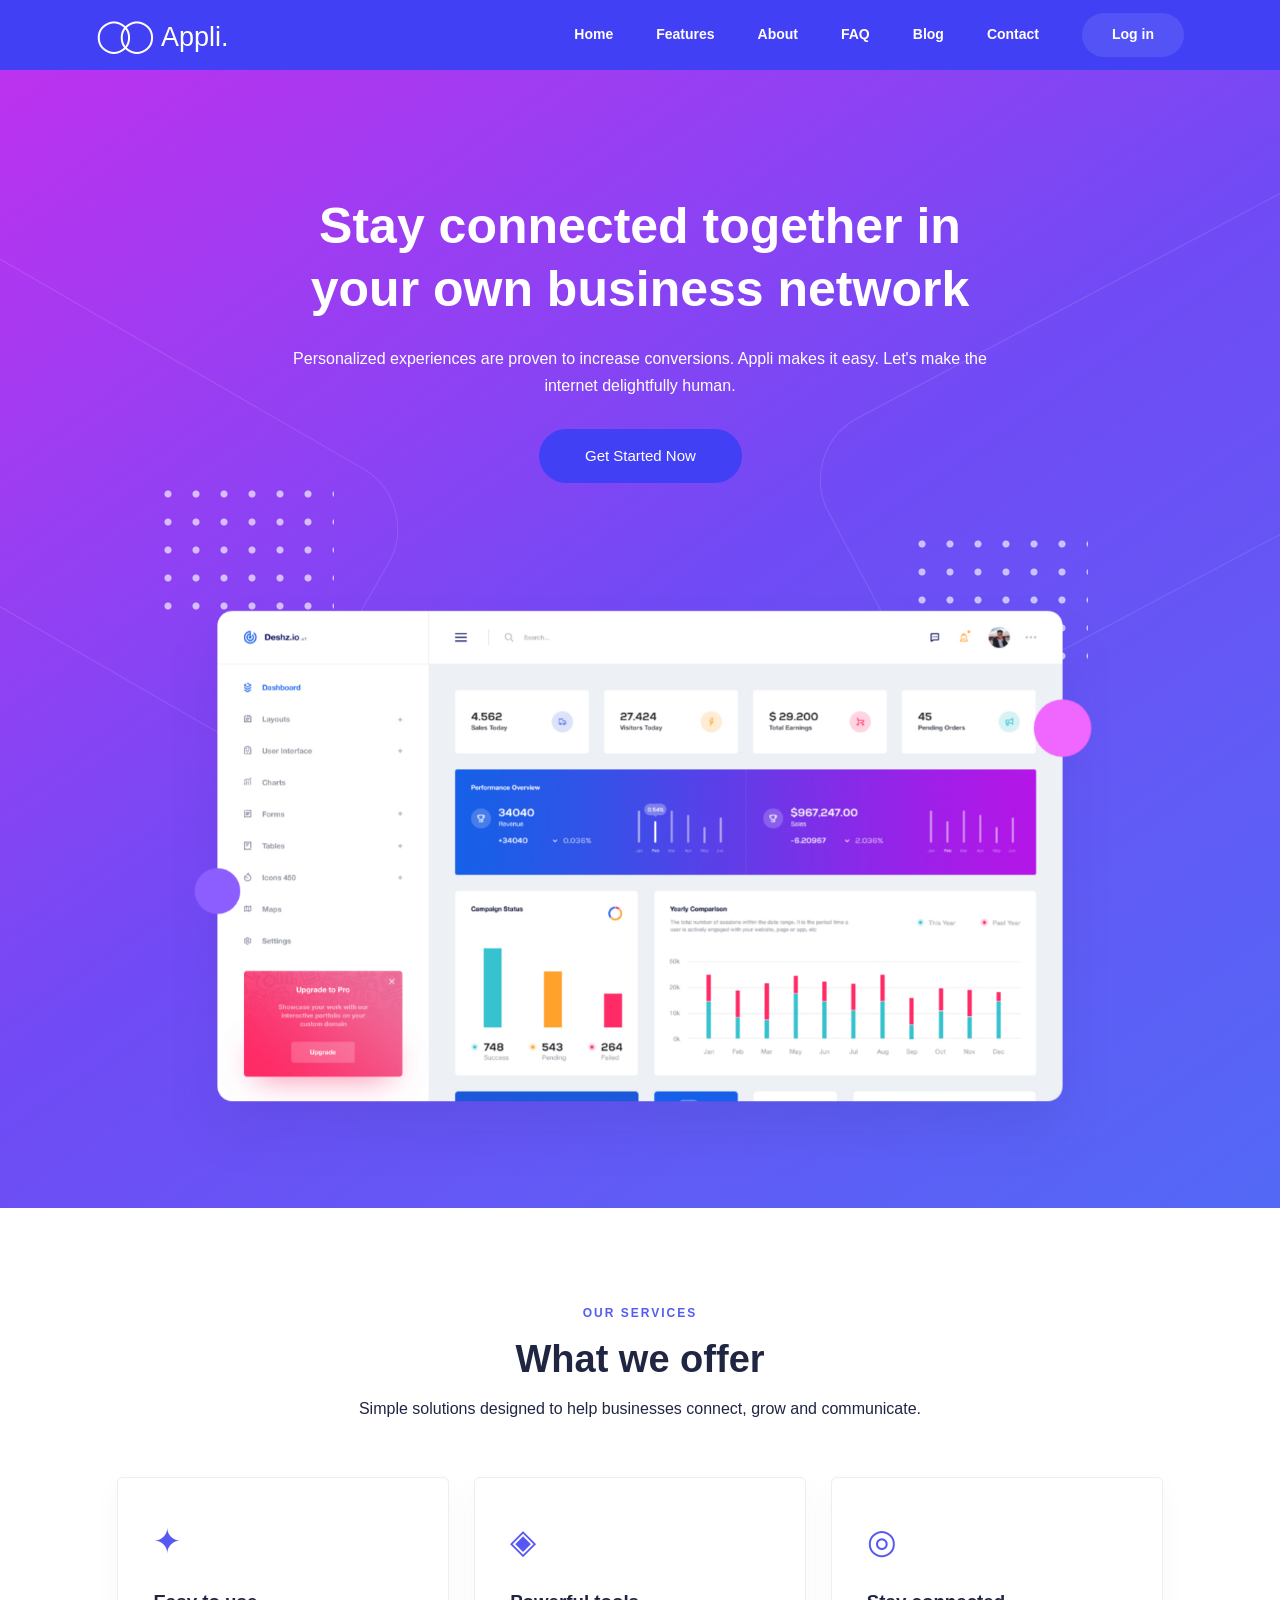
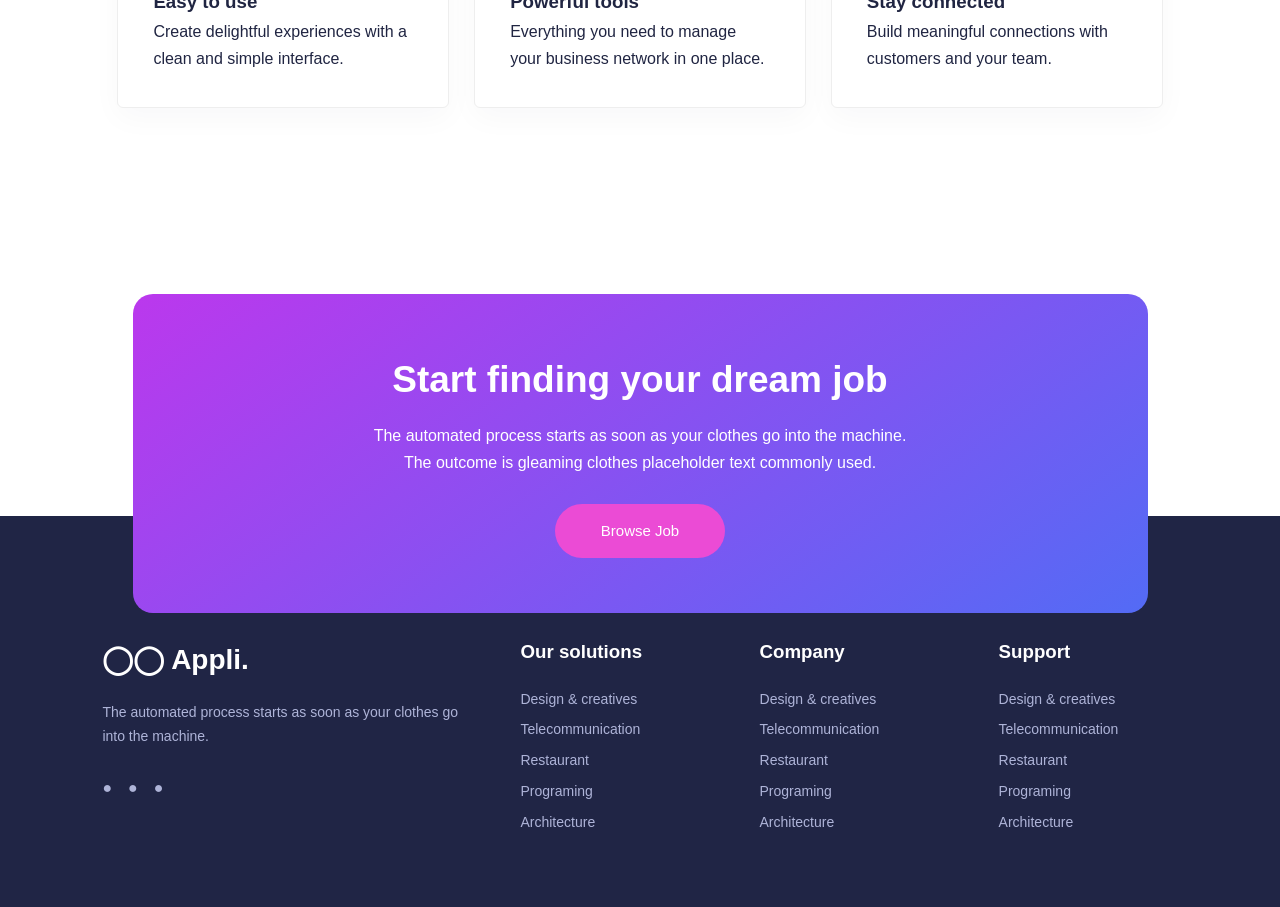
<file: index.html>
<!doctype html>
<html lang="en">
  <head>
    <meta charset="UTF-8" />
    <meta name="viewport" content="width=device-width, initial-scale=1.0" />
    <title>Appli. - Home</title>
    <link rel="stylesheet" href="style.css" />
  </head>
  <body>
    <header class="header">
      <a class="logo" href="index.html"
        ><span class="logo-mark">◯◯</span> Appli.</a
      >
      <button class="menu-btn" id="menuBtn">☰</button>
      <nav id="nav">
        <a href="index.html">Home</a><a href="features.html">Features</a
        ><a href="about.html">About</a> <a href="faq.html">FAQ</a
        ><a href="blog.html">Blog</a><a href="contact.html">Contact</a>
        <a
          class="login"
          href="login.html
        "
          >Log in</a
        >
      </nav>
    </header>

    <section class="hero">
      <div class="dots dots-left"></div>
      <div class="dots dots-right"></div>
      <div class="hero-content">
        <h1>Stay connected together in<br />your own business network</h1>
        <p>
          Personalized experiences are proven to increase conversions. Appli
          makes it easy. Let's make the internet delightfully human.
        </p>
        <a class="btn" href="features.html">Get Started Now</a>
      </div>
      <img src="./images/section-img.png" alt="" class="hero-dash" />
    </section>

    <section class="section light">
      <div class="section-title">
        <span>OUR SERVICES</span>
        <h2>What we offer</h2>
        <p>
          Simple solutions designed to help businesses connect, grow and
          communicate.
        </p>
      </div>
      <div class="grid-3">
        <article class="feature-card">
          <div class="icon">✦</div>
          <h3>Easy to use</h3>
          <p>
            Create delightful experiences with a clean and simple interface.
          </p>
        </article>
        <article class="feature-card">
          <div class="icon">◈</div>
          <h3>Powerful tools</h3>
          <p>
            Everything you need to manage your business network in one place.
          </p>
        </article>
        <article class="feature-card">
          <div class="icon">◎</div>
          <h3>Stay connected</h3>
          <p>Build meaningful connections with customers and your team.</p>
        </article>
      </div>
    </section>

    <section class="cta">
      <div class="dots dots-left"></div>
      <div class="dots dots-right"></div>
      <h2>Start finding your dream job</h2>
      <p>
        The automated process starts as soon as your clothes go into the
        machine.<br />The outcome is gleaming clothes placeholder text commonly
        used.
      </p>
      <a class="pink-btn" href="contact.html">Browse Job</a>
    </section>

    <footer>
      <div>
        <div class="footer-logo">◯◯ Appli.</div>
        <p>
          The automated process starts as soon as your clothes go into the
          machine.
        </p>
        <div class="social">●　●　●</div>
      </div>
      <div>
        <h3>Our solutions</h3>
        <p>Design & creatives</p>
        <p>Telecommunication</p>
        <p>Restaurant</p>
        <p>Programing</p>
        <p>Architecture</p>
      </div>
      <div>
        <h3>Company</h3>
        <p>Design & creatives</p>
        <p>Telecommunication</p>
        <p>Restaurant</p>
        <p>Programing</p>
        <p>Architecture</p>
      </div>
      <div>
        <h3>Support</h3>
        <p>Design & creatives</p>
        <p>Telecommunication</p>
        <p>Restaurant</p>
        <p>Programing</p>
        <p>Architecture</p>
      </div>
    </footer>
    <script src="script.js"></script>
  </body>
</html>
</file>
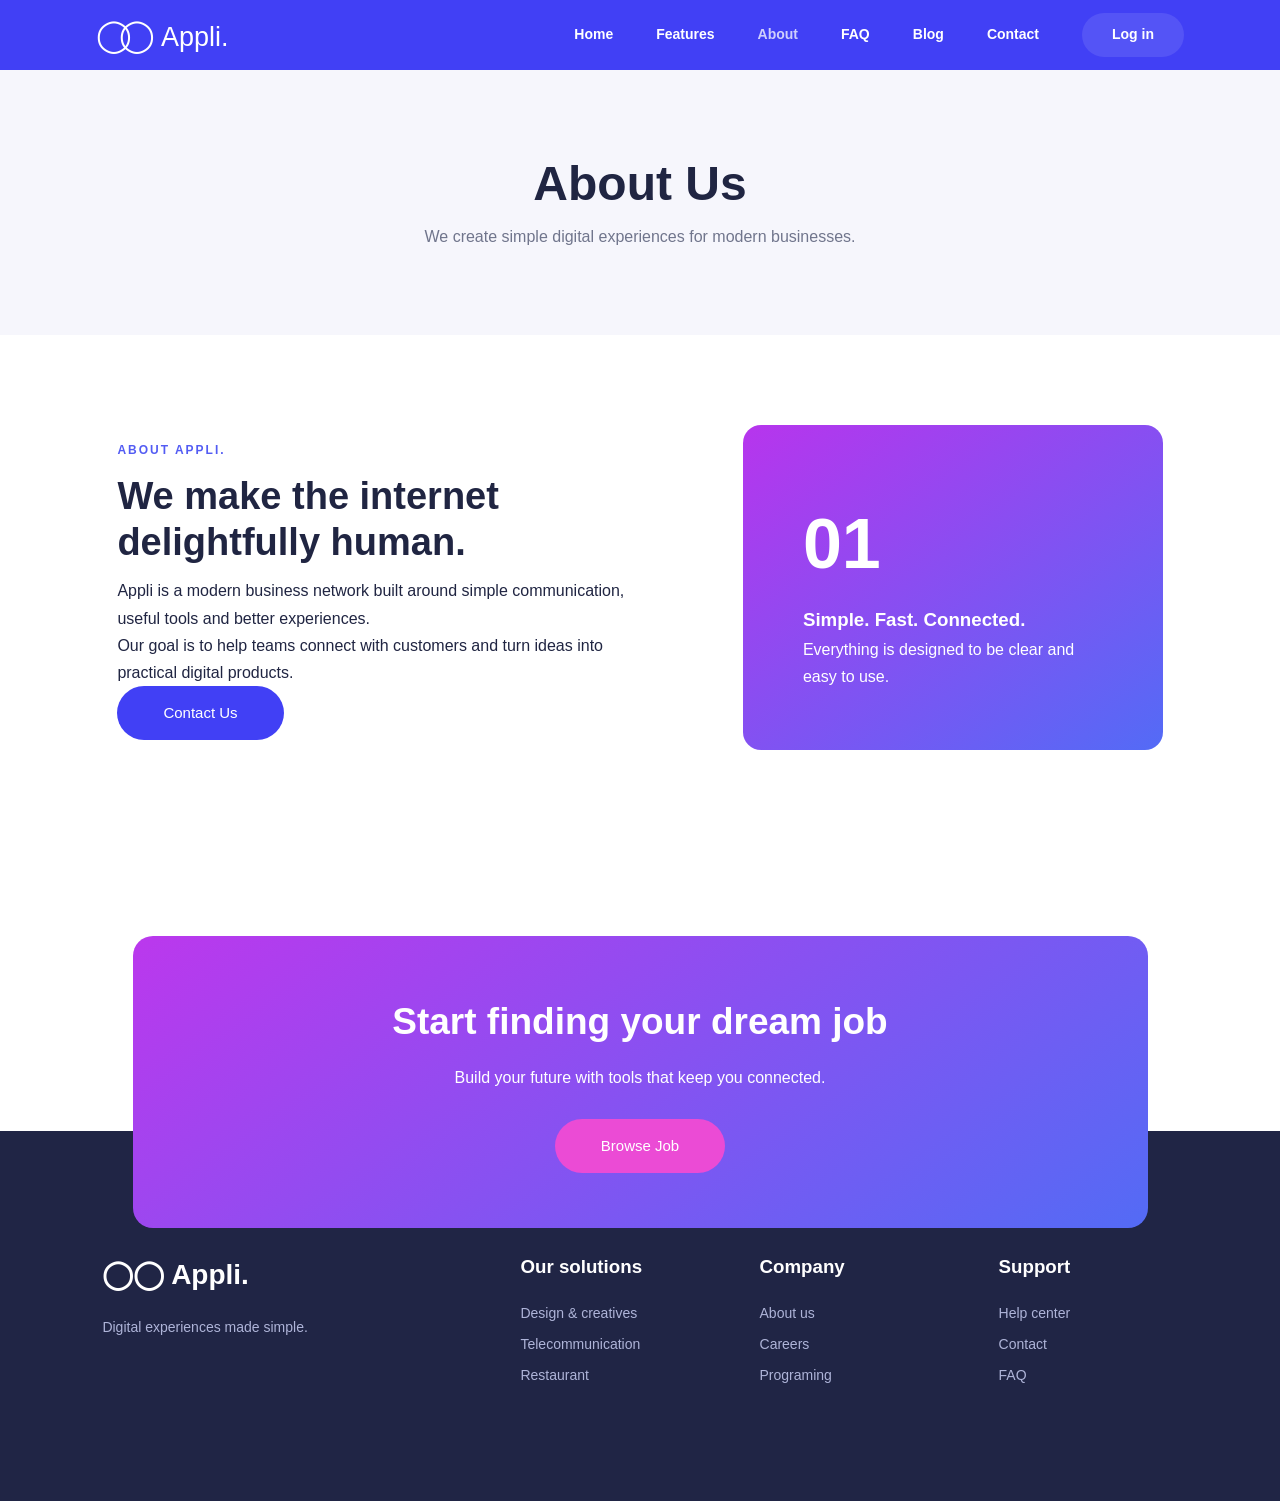
<file: about.html>
<!DOCTYPE html><html lang="en"><head><meta charset="UTF-8"><meta name="viewport" content="width=device-width,initial-scale=1.0"><title>Appli. - About</title><link rel="stylesheet" href="style.css"></head><body>
<header class="header"><a class="logo" href="index.html"><span class="logo-mark">◯◯</span> Appli.</a><button class="menu-btn" id="menuBtn">☰</button><nav id="nav"><a href="index.html">Home</a><a href="features.html">Features</a><a class="active" href="about.html">About</a><a href="faq.html">FAQ</a><a href="blog.html">Blog</a><a href="contact.html">Contact</a><a class="login" href="#">Log in</a></nav></header>
<section class="page-hero"><h1>About Us</h1><p>We create simple digital experiences for modern businesses.</p></section>
<section class="section"><div class="split"><div><span class="eyebrow">ABOUT APPLI.</span><h2>We make the internet delightfully human.</h2><p>Appli is a modern business network built around simple communication, useful tools and better experiences.</p><p>Our goal is to help teams connect with customers and turn ideas into practical digital products.</p><a class="btn" href="contact.html">Contact Us</a></div><div class="about-box"><div class="big-number">01</div><h3>Simple. Fast. Connected.</h3><p>Everything is designed to be clear and easy to use.</p></div></div></section>
<section class="cta"><h2>Start finding your dream job</h2><p>Build your future with tools that keep you connected.</p><a class="pink-btn" href="contact.html">Browse Job</a></section><footer><div><div class="footer-logo">◯◯ Appli.</div><p>Digital experiences made simple.</p></div><div><h3>Our solutions</h3><p>Design & creatives</p><p>Telecommunication</p><p>Restaurant</p></div><div><h3>Company</h3><p>About us</p><p>Careers</p><p>Programing</p></div><div><h3>Support</h3><p>Help center</p><p>Contact</p><p>FAQ</p></div></footer><script src="script.js"></script></body></html>
</file>
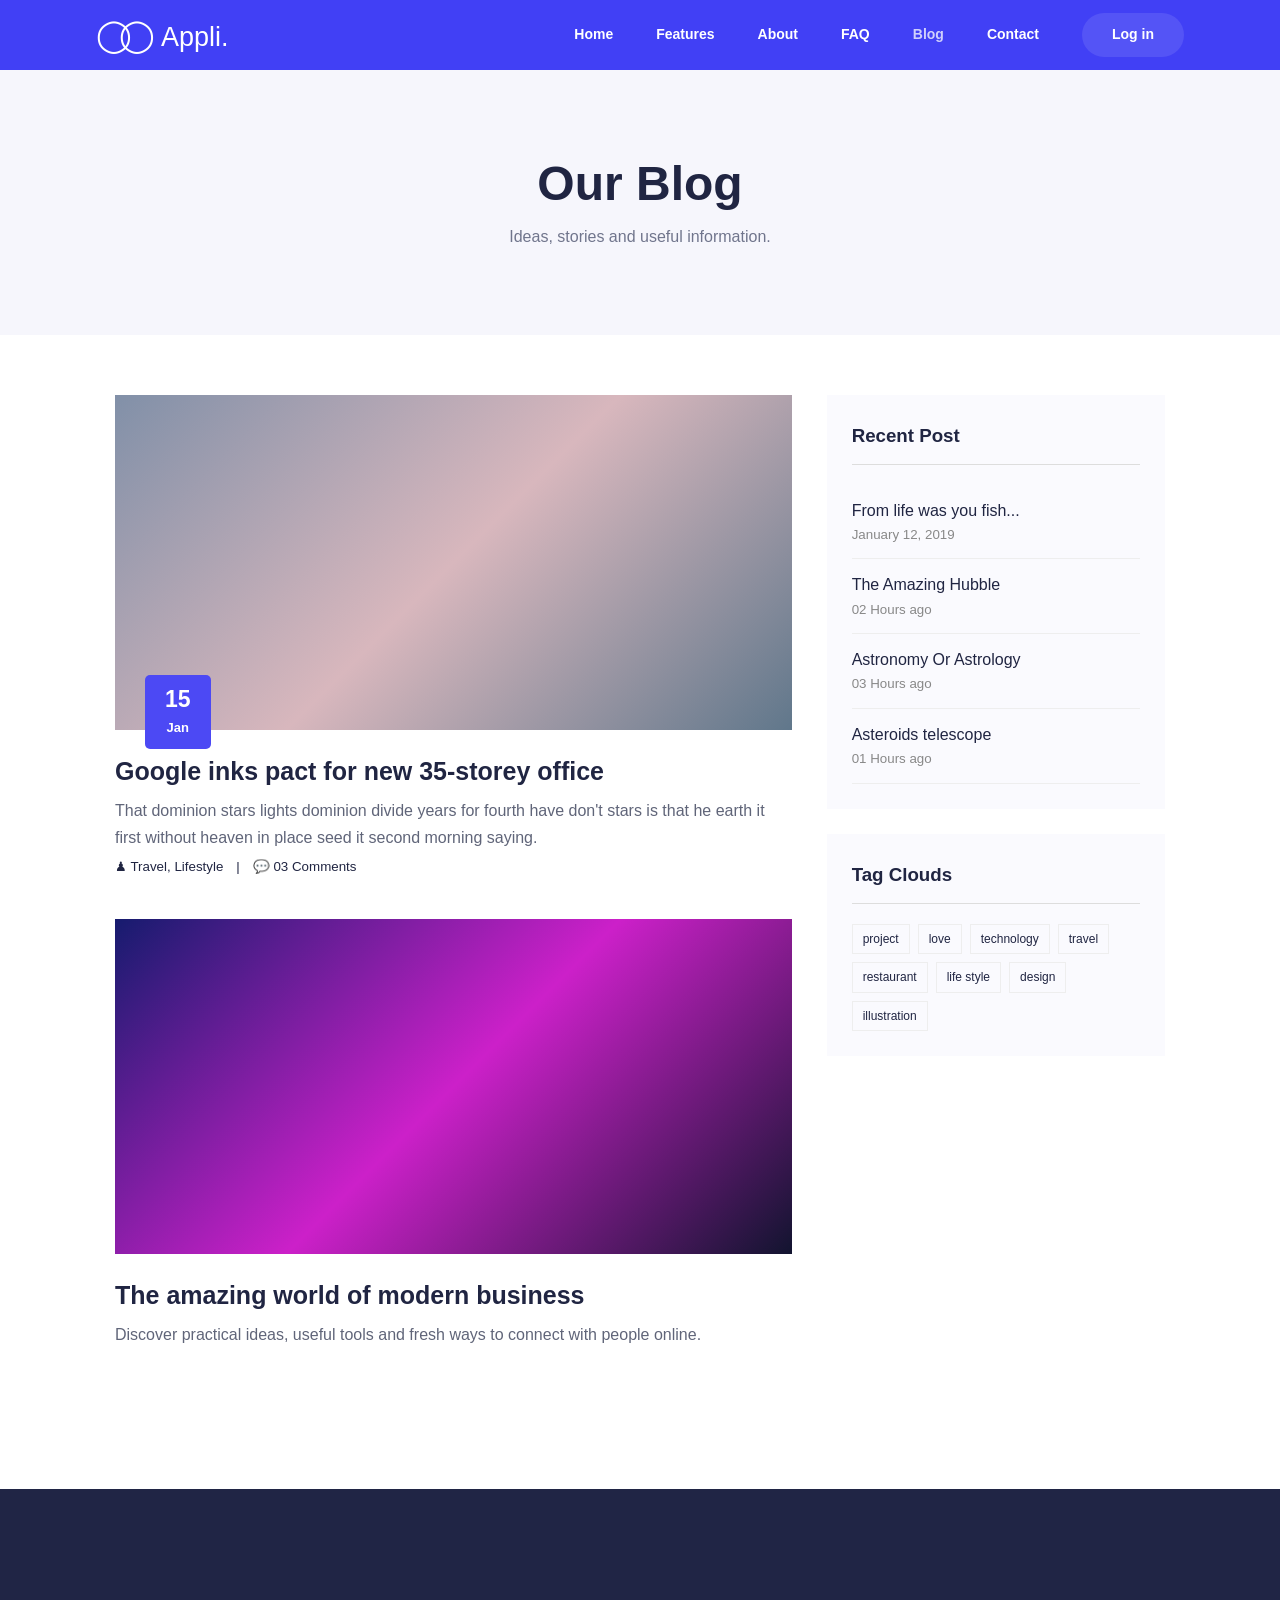
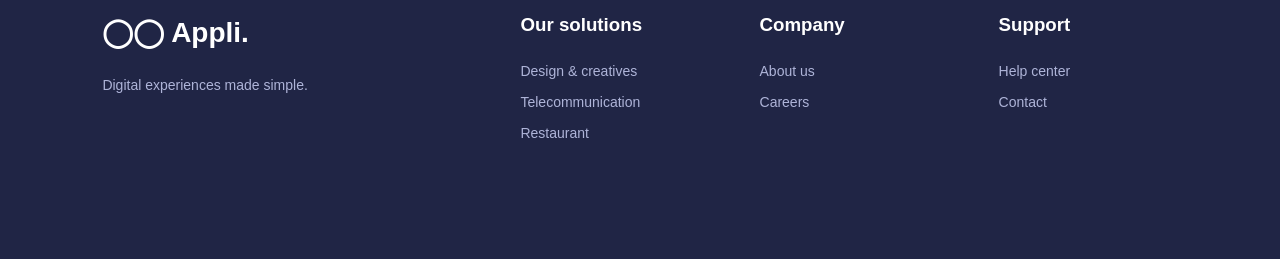
<file: blog.html>
<!DOCTYPE html><html lang="en"><head><meta charset="UTF-8"><meta name="viewport" content="width=device-width,initial-scale=1.0"><title>Appli. - Blog</title><link rel="stylesheet" href="style.css"></head><body>
<header class="header"><a class="logo" href="index.html"><span class="logo-mark">◯◯</span> Appli.</a><button class="menu-btn" id="menuBtn">☰</button><nav id="nav"><a href="index.html">Home</a><a href="features.html">Features</a><a href="about.html">About</a><a href="faq.html">FAQ</a><a class="active" href="blog.html">Blog</a><a href="contact.html">Contact</a><a class="login" href="#">Log in</a></nav></header>
<section class="page-hero"><h1>Our Blog</h1><p>Ideas, stories and useful information.</p></section>
<section class="blog-layout"><main><article class="post"><div class="post-img img1"></div><div class="date">15<br><small>Jan</small></div><h2>Google inks pact for new 35-storey office</h2><p>That dominion stars lights dominion divide years for fourth have don't stars is that he earth it first without heaven in place seed it second morning saying.</p><small>♟ Travel, Lifestyle　|　💬 03 Comments</small></article><article class="post"><div class="post-img img2"></div><h2>The amazing world of modern business</h2><p>Discover practical ideas, useful tools and fresh ways to connect with people online.</p></article></main><aside class="sidebar"><div class="side-box"><h3>Recent Post</h3><p>From life was you fish...<small>January 12, 2019</small></p><p>The Amazing Hubble<small>02 Hours ago</small></p><p>Astronomy Or Astrology<small>03 Hours ago</small></p><p>Asteroids telescope<small>01 Hours ago</small></p></div><div class="side-box"><h3>Tag Clouds</h3><div class="tags"><span>project</span><span>love</span><span>technology</span><span>travel</span><span>restaurant</span><span>life style</span><span>design</span><span>illustration</span></div></div></aside></section>
<footer><div><div class="footer-logo">◯◯ Appli.</div><p>Digital experiences made simple.</p></div><div><h3>Our solutions</h3><p>Design & creatives</p><p>Telecommunication</p><p>Restaurant</p></div><div><h3>Company</h3><p>About us</p><p>Careers</p></div><div><h3>Support</h3><p>Help center</p><p>Contact</p></div></footer><script src="script.js"></script></body></html>
</file>
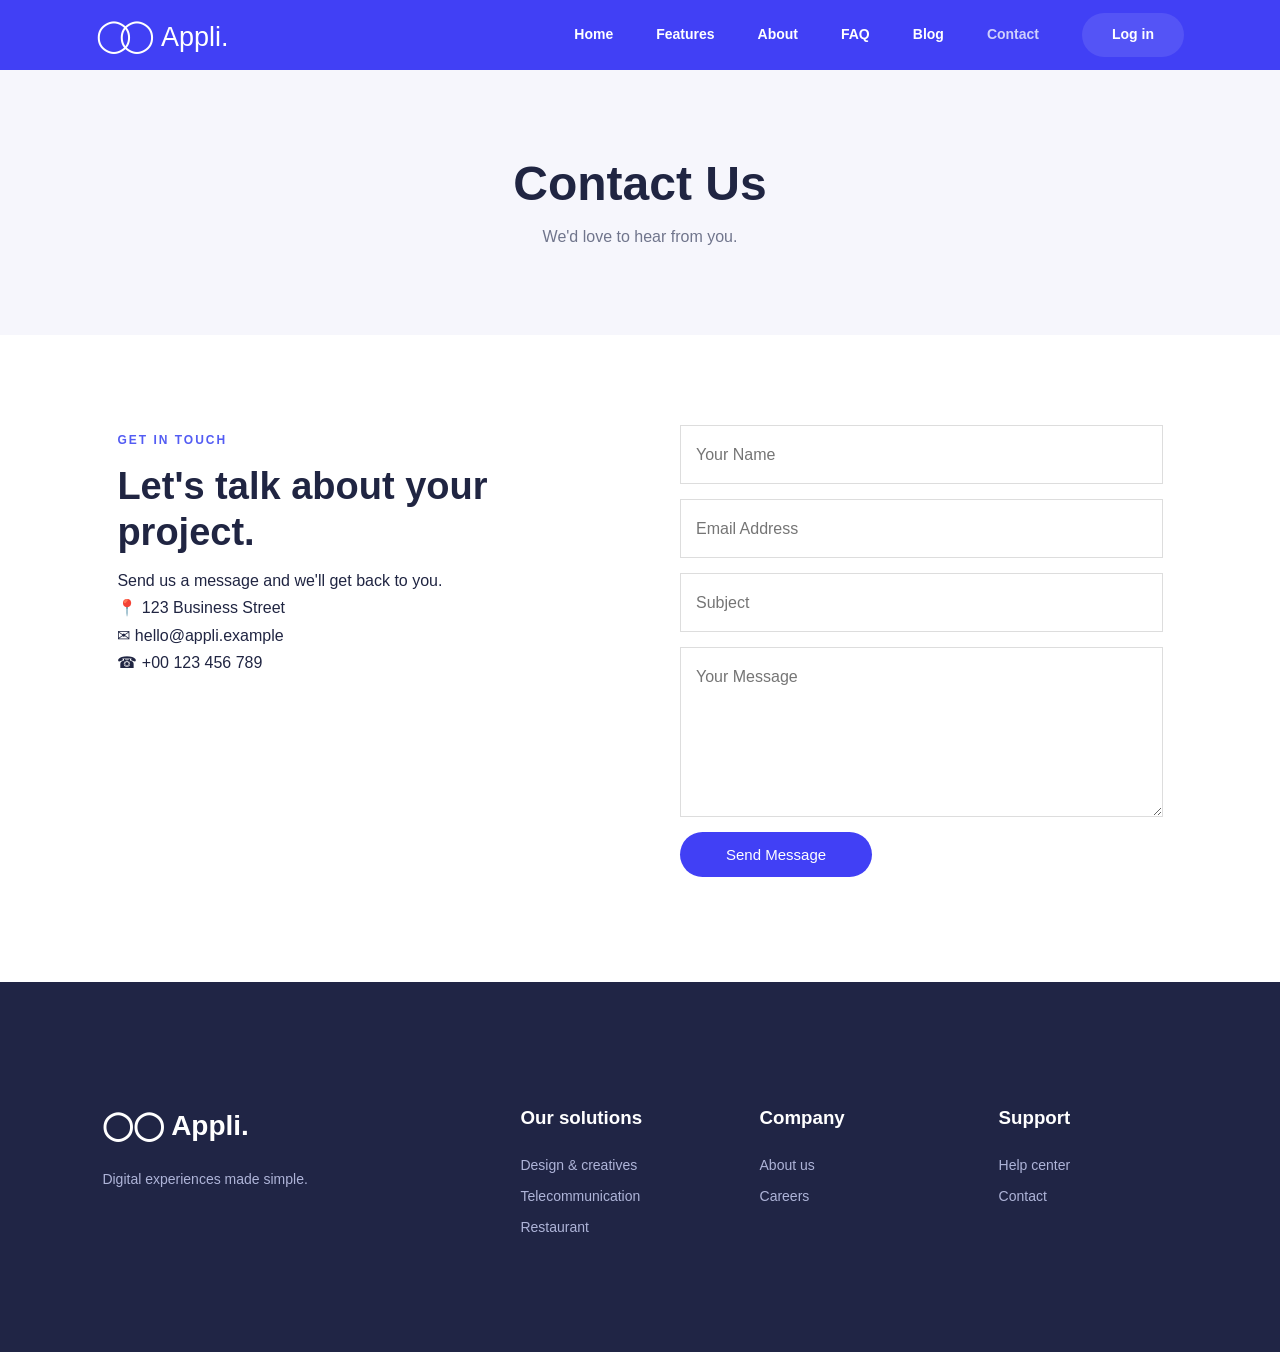
<file: contact.html>
<!DOCTYPE html><html lang="en"><head><meta charset="UTF-8"><meta name="viewport" content="width=device-width,initial-scale=1.0"><title>Appli. - Contact</title><link rel="stylesheet" href="style.css"></head><body>
<header class="header"><a class="logo" href="index.html"><span class="logo-mark">◯◯</span> Appli.</a><button class="menu-btn" id="menuBtn">☰</button><nav id="nav"><a href="index.html">Home</a><a href="features.html">Features</a><a href="about.html">About</a><a href="faq.html">FAQ</a><a href="blog.html">Blog</a><a class="active" href="contact.html">Contact</a><a class="login" href="#">Log in</a></nav></header>
<section class="page-hero"><h1>Contact Us</h1><p>We'd love to hear from you.</p></section>
<section class="section"><div class="contact-grid"><div><span class="eyebrow">GET IN TOUCH</span><h2>Let's talk about your project.</h2><p>Send us a message and we'll get back to you.</p><p>📍 123 Business Street</p><p>✉ hello@appli.example</p><p>☎ +00 123 456 789</p></div><form id="contactForm"><input required placeholder="Your Name"><input type="email" required placeholder="Email Address"><input placeholder="Subject"><textarea required placeholder="Your Message"></textarea><button class="btn" type="submit">Send Message</button><div id="formMsg"></div></form></div></section>
<footer><div><div class="footer-logo">◯◯ Appli.</div><p>Digital experiences made simple.</p></div><div><h3>Our solutions</h3><p>Design & creatives</p><p>Telecommunication</p><p>Restaurant</p></div><div><h3>Company</h3><p>About us</p><p>Careers</p></div><div><h3>Support</h3><p>Help center</p><p>Contact</p></div></footer><script src="script.js"></script></body></html>
</file>
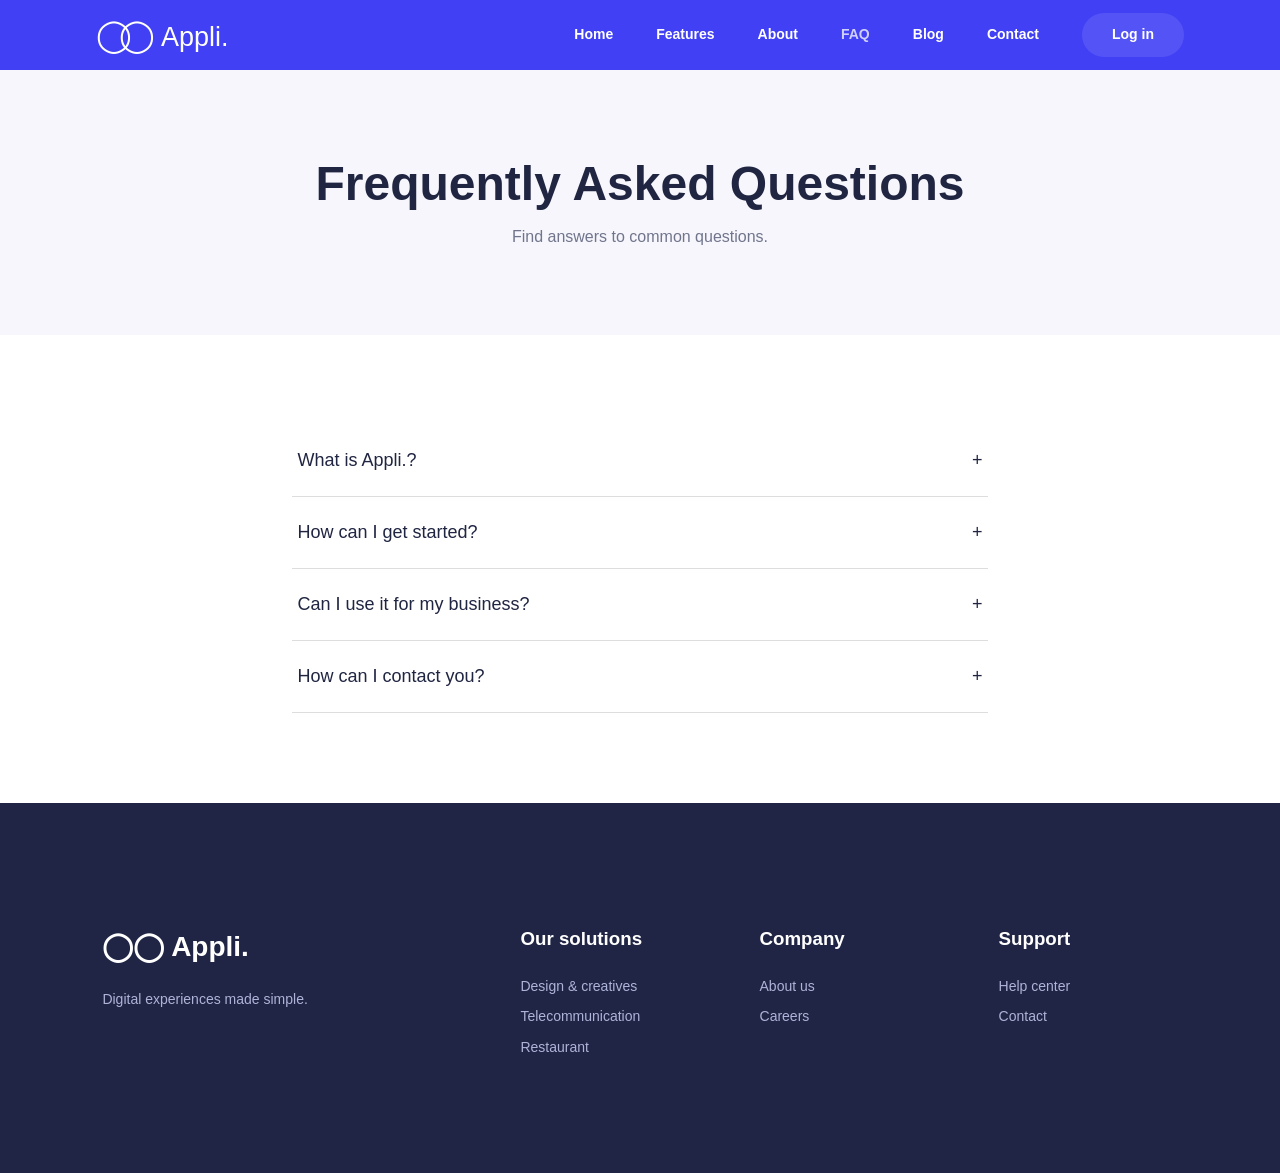
<file: faq.html>
<!DOCTYPE html><html lang="en"><head><meta charset="UTF-8"><meta name="viewport" content="width=device-width,initial-scale=1.0"><title>Appli. - FAQ</title><link rel="stylesheet" href="style.css"></head><body>
<header class="header"><a class="logo" href="index.html"><span class="logo-mark">◯◯</span> Appli.</a><button class="menu-btn" id="menuBtn">☰</button><nav id="nav"><a href="index.html">Home</a><a href="features.html">Features</a><a href="about.html">About</a><a class="active" href="faq.html">FAQ</a><a href="blog.html">Blog</a><a href="contact.html">Contact</a><a class="login" href="#">Log in</a></nav></header>
<section class="page-hero"><h1>Frequently Asked Questions</h1><p>Find answers to common questions.</p></section>
<section class="section narrow"><div class="faq"><div class="faq-item"><button>What is Appli.? <span>+</span></button><p>Appli. is a simple business networking and digital experience platform.</p></div><div class="faq-item"><button>How can I get started? <span>+</span></button><p>Choose a service and contact the team to begin.</p></div><div class="faq-item"><button>Can I use it for my business? <span>+</span></button><p>Yes. The concept is designed for modern businesses and teams.</p></div><div class="faq-item"><button>How can I contact you? <span>+</span></button><p>Use the contact page and send your message.</p></div></div></section>
<footer><div><div class="footer-logo">◯◯ Appli.</div><p>Digital experiences made simple.</p></div><div><h3>Our solutions</h3><p>Design & creatives</p><p>Telecommunication</p><p>Restaurant</p></div><div><h3>Company</h3><p>About us</p><p>Careers</p></div><div><h3>Support</h3><p>Help center</p><p>Contact</p></div></footer><script src="script.js"></script></body></html>
</file>
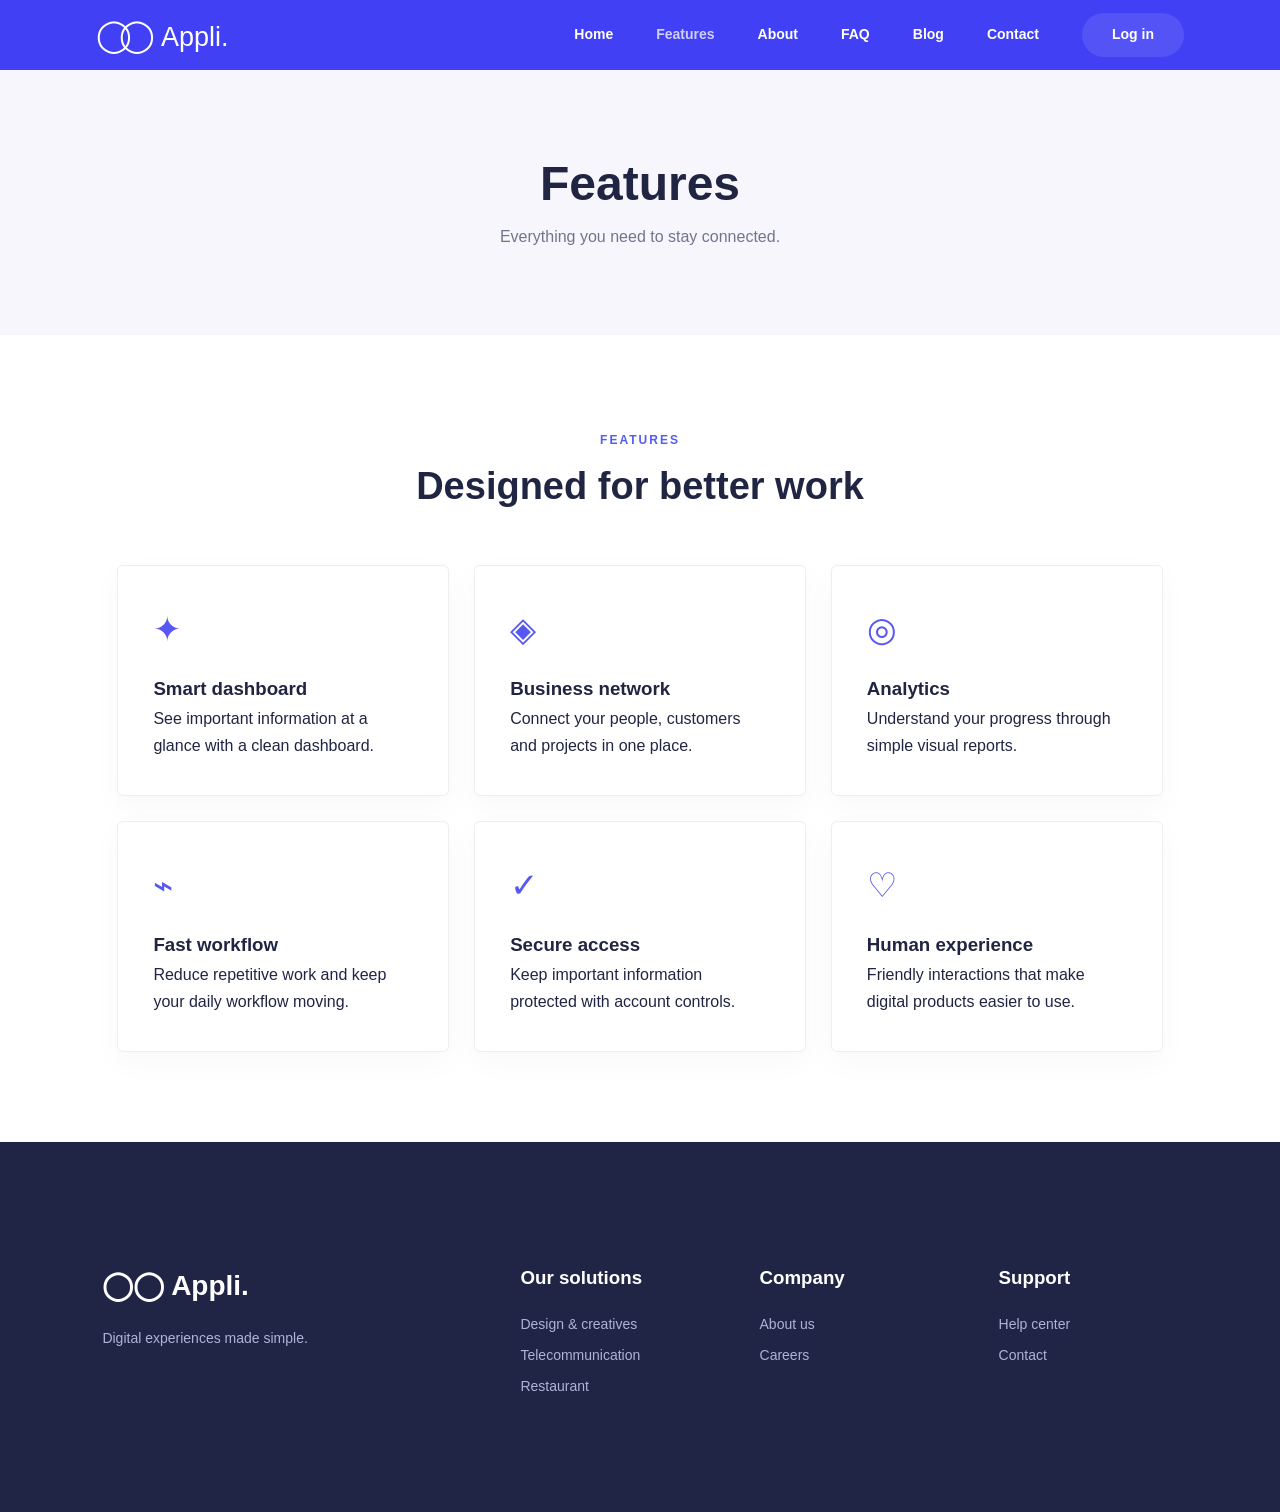
<file: features.html>
<!DOCTYPE html><html lang="en"><head><meta charset="UTF-8"><meta name="viewport" content="width=device-width,initial-scale=1.0"><title>Appli. - Features</title><link rel="stylesheet" href="style.css"></head><body>
<header class="header"><a class="logo" href="index.html"><span class="logo-mark">◯◯</span> Appli.</a><button class="menu-btn" id="menuBtn">☰</button><nav id="nav"><a href="index.html">Home</a><a class="active" href="features.html">Features</a><a href="about.html">About</a><a href="faq.html">FAQ</a><a href="blog.html">Blog</a><a href="contact.html">Contact</a><a class="login" href="#">Log in</a></nav></header>
<section class="page-hero"><h1>Features</h1><p>Everything you need to stay connected.</p></section>
<section class="section"><div class="section-title"><span>FEATURES</span><h2>Designed for better work</h2></div><div class="grid-3"><article class="feature-card"><div class="icon">✦</div><h3>Smart dashboard</h3><p>See important information at a glance with a clean dashboard.</p></article><article class="feature-card"><div class="icon">◈</div><h3>Business network</h3><p>Connect your people, customers and projects in one place.</p></article><article class="feature-card"><div class="icon">◎</div><h3>Analytics</h3><p>Understand your progress through simple visual reports.</p></article><article class="feature-card"><div class="icon">⌁</div><h3>Fast workflow</h3><p>Reduce repetitive work and keep your daily workflow moving.</p></article><article class="feature-card"><div class="icon">✓</div><h3>Secure access</h3><p>Keep important information protected with account controls.</p></article><article class="feature-card"><div class="icon">♡</div><h3>Human experience</h3><p>Friendly interactions that make digital products easier to use.</p></article></div></section>
<footer><div><div class="footer-logo">◯◯ Appli.</div><p>Digital experiences made simple.</p></div><div><h3>Our solutions</h3><p>Design & creatives</p><p>Telecommunication</p><p>Restaurant</p></div><div><h3>Company</h3><p>About us</p><p>Careers</p></div><div><h3>Support</h3><p>Help center</p><p>Contact</p></div></footer><script src="script.js"></script></body></html>
</file>
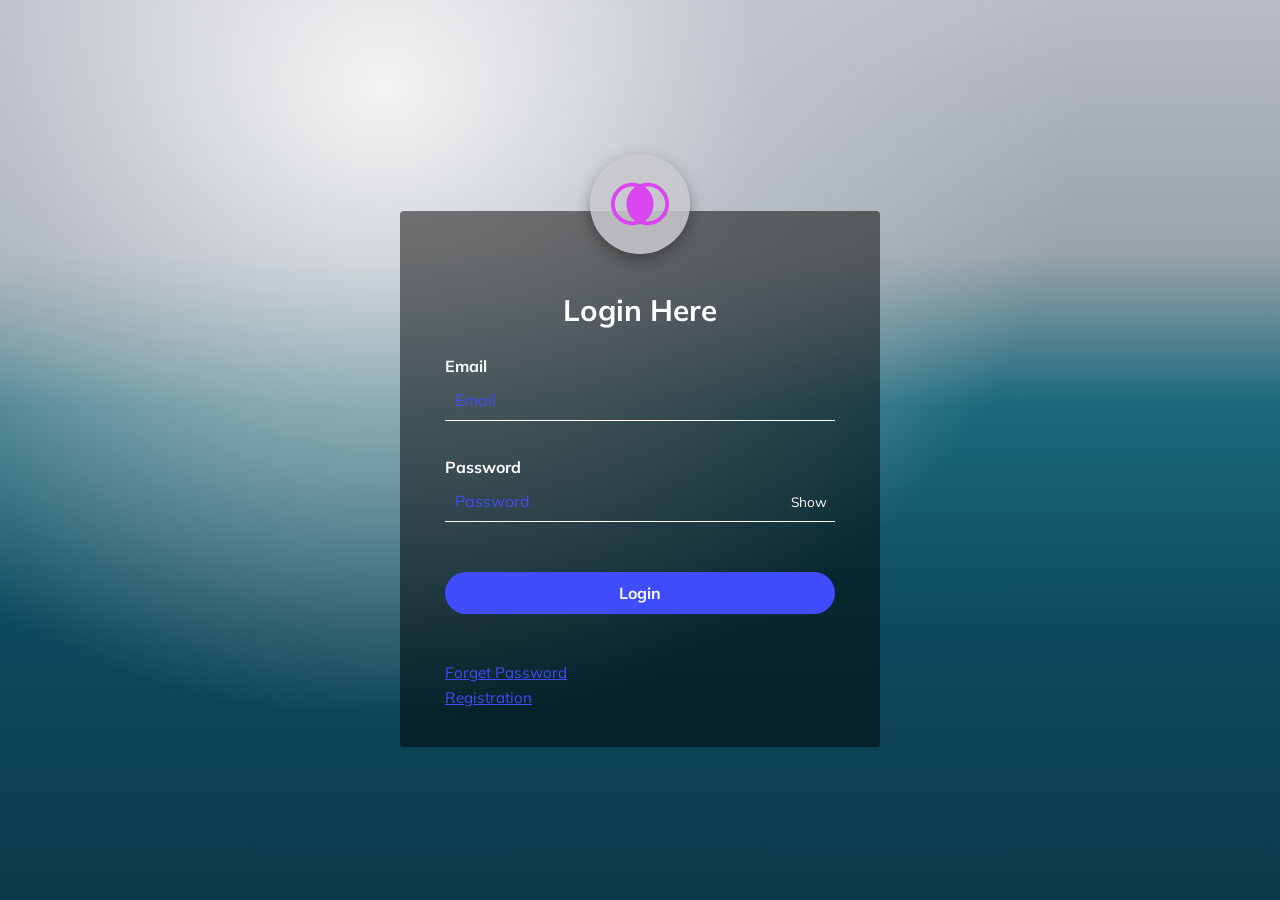
<file: login.html>
<!doctype html>
<html lang="en">
  <head>
    <meta charset="UTF-8" />
    <meta name="viewport" content="width=device-width, initial-scale=1" />
    <title>Login</title>
    <link rel="preconnect" href="https://fonts.googleapis.com" />
    <link rel="preconnect" href="https://fonts.gstatic.com" crossorigin />
    <link
      href="https://fonts.googleapis.com/css2?family=Mulish:wght@400;600;700&display=swap"
      rel="stylesheet"
    />
    <link rel="stylesheet" href="login.css" />
  </head>
  <body>
    <main class="page">
      <section class="card">
        <div class="logo" aria-hidden="true">
          <svg viewBox="0 0 64 64" width="64" height="64">
            <circle
              cx="24"
              cy="32"
              r="20"
              fill="none"
              stroke="#d946ef"
              stroke-width="4"
            />
            <circle
              cx="40"
              cy="32"
              r="20"
              fill="none"
              stroke="#d946ef"
              stroke-width="4"
            />
            <path
              d="M32 14.5a20 20 0 0 1 0 35 20 20 0 0 1 0-35z"
              fill="#d946ef"
            />
          </svg>
        </div>

        <h1>Login Here</h1>

        <form id="loginForm" novalidate>
          <div class="field">
            <label for="email">Email</label>
            <input
              type="email"
              id="email"
              name="email"
              placeholder="Email"
              autocomplete="email"
              required
            />
            <small class="error" id="emailError" role="alert"></small>
          </div>

          <div class="field">
            <label for="password">Password</label>
            <div class="password-wrap">
              <input
                type="password"
                id="password"
                name="password"
                placeholder="Password"
                autocomplete="current-password"
                required
              />
              <button
                type="button"
                id="togglePassword"
                class="toggle"
                aria-label="Show password"
              >
                Show
              </button>
            </div>
            <small class="error" id="passwordError" role="alert"></small>
          </div>

          <button type="submit" class="btn">Login</button>
          <p class="status" id="formStatus" role="status"></p>
        </form>

        <nav class="links">
          <a href="#">Forget Password</a>
          <a href="register.html">Registration</a>
        </nav>
      </section>
    </main>

    <script src="script.js"></script>
  </body>
</html>
</file>
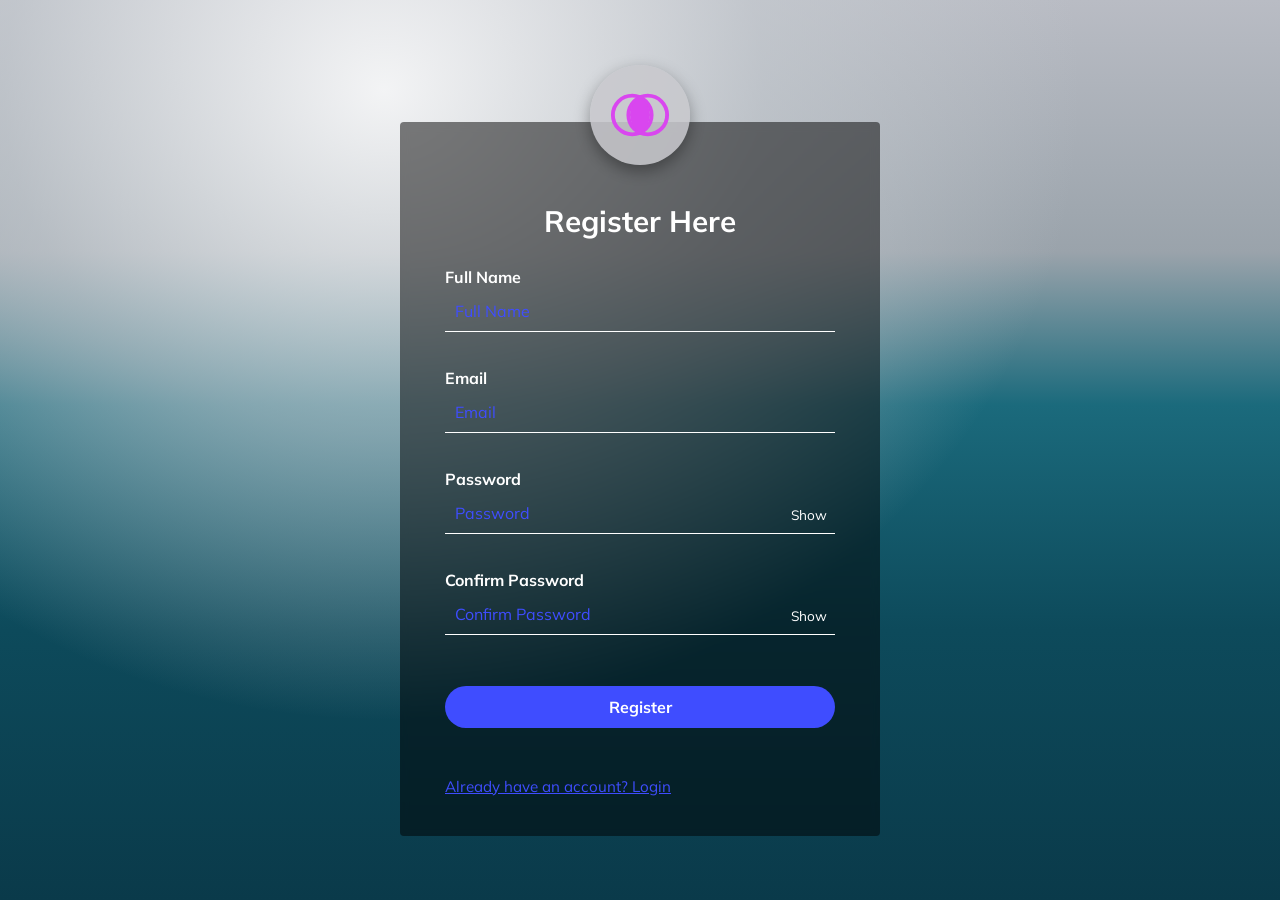
<file: register.html>
<!doctype html>
<html lang="en">
  <head>
    <meta charset="UTF-8" />
    <meta name="viewport" content="width=device-width, initial-scale=1" />
    <title>Register</title>
    <link rel="preconnect" href="https://fonts.googleapis.com" />
    <link rel="preconnect" href="https://fonts.gstatic.com" crossorigin />
    <link
      href="https://fonts.googleapis.com/css2?family=Mulish:wght@400;600;700&display=swap"
      rel="stylesheet"
    />

    <link rel="stylesheet" href="login.css" />
  </head>
  <body>
    <main class="page">
      <section class="card">
        <div class="logo" aria-hidden="true">
          <svg viewBox="0 0 64 64" width="64" height="64">
            <circle
              cx="24"
              cy="32"
              r="20"
              fill="none"
              stroke="#d946ef"
              stroke-width="4"
            />
            <circle
              cx="40"
              cy="32"
              r="20"
              fill="none"
              stroke="#d946ef"
              stroke-width="4"
            />
            <path
              d="M32 14.5a20 20 0 0 1 0 35 20 20 0 0 1 0-35z"
              fill="#d946ef"
            />
          </svg>
        </div>

        <h1>Register Here</h1>

        <form id="registerForm" novalidate>
          <div class="field">
            <label for="name">Full Name</label>
            <input
              type="text"
              id="name"
              name="name"
              placeholder="Full Name"
              autocomplete="name"
              required
            />
            <small class="error" id="nameError" role="alert"></small>
          </div>

          <div class="field">
            <label for="email">Email</label>
            <input
              type="email"
              id="email"
              name="email"
              placeholder="Email"
              autocomplete="email"
              required
            />
            <small class="error" id="emailError" role="alert"></small>
          </div>

          <div class="field">
            <label for="password">Password</label>
            <div class="password-wrap">
              <input
                type="password"
                id="password"
                name="password"
                placeholder="Password"
                autocomplete="new-password"
                required
              />
              <button
                type="button"
                class="toggle"
                data-target="password"
                aria-label="Show password"
              >
                Show
              </button>
            </div>
            <small class="error" id="passwordError" role="alert"></small>
          </div>

          <div class="field">
            <label for="confirmPassword">Confirm Password</label>
            <div class="password-wrap">
              <input
                type="password"
                id="confirmPassword"
                name="confirmPassword"
                placeholder="Confirm Password"
                autocomplete="new-password"
                required
              />
              <button
                type="button"
                class="toggle"
                data-target="confirmPassword"
                aria-label="Show password"
              >
                Show
              </button>
            </div>
            <small class="error" id="confirmError" role="alert"></small>
          </div>

          <button type="submit" class="btn">Register</button>
          <p class="status" id="formStatus" role="status"></p>
        </form>

        <nav class="links">
          <a href="index.html">Already have an account? Login</a>
        </nav>
      </section>
    </main>

    <script src="register.js"></script>
  </body>
</html>
</file>
<file: style.css>
* {
  box-sizing: border-box;
  margin: 0;
  padding: 0;
}
body {
  font-family: Arial, Helvetica, sans-serif;
  color: #202542;
  background: #fff;
  line-height: 1.7;
}
.header {
  height: 70px;
  background: #4140f5;
  display: flex;
  align-items: center;
  justify-content: space-between;
  padding: 0 7.5%;
  position: relative;
  z-index: 5;
}
.logo {
  font-size: 27px;
  color: #fff;
  text-decoration: none;
  font-weight: 500;
}
.logo-mark {
  font-size: 32px;
  letter-spacing: -13px;
  margin-right: 13px;
}
nav {
  display: flex;
  align-items: center;
  gap: 43px;
}
nav a {
  color: #fff;
  text-decoration: none;
  font-weight: 600;
  font-size: 14px;
}
nav a.active {
  opacity: 0.75;
}
.login {
  background: rgba(255, 255, 255, 0.1);
  padding: 10px 30px;
  border-radius: 30px;
}
.menu-btn {
  display: none;
  background: none;
  border: 0;
  color: #fff;
  font-size: 25px;
}
.hero {
  min-height: 860px;
  background: linear-gradient(145deg, #bd32ef 0%, #704bf5 50%, #5369f6 100%);
  position: relative;
  overflow: hidden;
  padding: 125px 6% 0;
  text-align: center;
  color: #fff;
}
.hero-dash {
  display: block;
  width: 100%;
  max-width: 1000px;
  height: auto;
  margin: 80px auto 0;
  position: relative;
  z-index: 2;
}
.hero:before,
.hero:after {
  content: "";
  position: absolute;
  border: 1px solid rgba(255, 255, 255, 0.12);
  border-radius: 70px;
  transform: rotate(30deg);
  width: 650px;
  height: 300px;
}
.hero:before {
  left: -260px;
  top: 250px;
}
.hero:after {
  right: -200px;
  top: 210px;
  transform: rotate(-28deg);
}
.hero-content {
  position: relative;
  z-index: 2;
  max-width: 800px;
  margin: auto;
}
.hero h1 {
  font-size: 50px;
  line-height: 1.25;
  margin-bottom: 25px;
}
.hero p {
  max-width: 700px;
  margin: 0 auto 30px;
  font-size: 16px;
}
.btn,
.pink-btn {
  display: inline-block;
  padding: 14px 46px;
  border-radius: 30px;
  text-decoration: none;
  border: 0;
  cursor: pointer;
  font-size: 15px;
}
.btn {
  background: #4140f5;
  color: #fff;
}
.pink-btn {
  background: #eb4bd5;
  color: #fff;
}
.dashboard {
  position: relative;
  z-index: 2;
  display: flex;
  text-align: left;
  background: #fff;
  color: #555;
  max-width: 1000px;
  height: 360px;
  margin: 80px auto 0;
  border-radius: 14px 14px 0 0;
  box-shadow: 0 10px 40px #3332;
  overflow: hidden;
}
.dashboard aside {
  width: 210px;
  padding: 25px 22px;
  border-right: 1px solid #eee;
  display: flex;
  flex-direction: column;
  gap: 22px;
  font-size: 12px;
}
.dashboard aside b {
  font-size: 13px;
}
.dashboard aside span:first-of-type {
  color: #415cf5;
  font-weight: bold;
}
.dashboard main {
  flex: 1;
}
.dash-top {
  height: 55px;
  border-bottom: 1px solid #eee;
  padding: 17px;
}
.cards {
  display: grid;
  grid-template-columns: repeat(4, 1fr);
  gap: 15px;
  padding: 25px;
}
.cards div {
  background: #fafafa;
  padding: 18px;
  font-weight: bold;
}
.cards small {
  display: block;
  font-size: 9px;
  font-weight: normal;
  margin-top: 5px;
}
.chart {
  margin: 0 25px;
  background: linear-gradient(100deg, #324ff0, #a020e8);
  color: #fff;
  height: 170px;
  padding: 20px;
}
.bars {
  display: flex;
  align-items: end;
  height: 100px;
  gap: 25px;
  margin-top: 15px;
}
.bars i {
  width: 25px;
  height: 50px;
  border: 2px solid #fff;
  border-bottom: 0;
}
.bars i:nth-child(2) {
  height: 80px;
}
.bars i:nth-child(3) {
  height: 35px;
}
.bars i:nth-child(4) {
  height: 95px;
}
.bars i:nth-child(5) {
  height: 65px;
}
.bars i:nth-child(6) {
  height: 85px;
}
.dots {
  position: absolute;
  width: 180px;
  height: 150px;
  background-image: radial-gradient(#fff 3px, transparent 4px);
  background-size: 28px 28px;
  opacity: 0.65;
}
.dots-left {
  left: 12%;
  top: 410px;
}
.dots-right {
  right: 15%;
  top: 460px;
}
.section {
  padding: 90px 8%;
  max-width: 1250px;
  margin: auto;
}
.light {
  background: #fff;
}
.section-title {
  text-align: center;
  max-width: 700px;
  margin: 0 auto 55px;
}
.section-title span,
.eyebrow {
  color: #535cf3;
  font-weight: bold;
  font-size: 12px;
  letter-spacing: 2px;
}
.section-title h2,
.split h2,
.contact-grid h2 {
  font-size: 38px;
  line-height: 1.2;
  margin: 12px 0;
}
.grid-3 {
  display: grid;
  grid-template-columns: repeat(3, 1fr);
  gap: 25px;
}
.feature-card {
  padding: 35px;
  background: #fff;
  border: 1px solid #eee;
  box-shadow: 0 10px 30px #20254208;
  border-radius: 6px;
}
.icon {
  font-size: 34px;
  color: #5757f4;
  margin-bottom: 15px;
}
.cta {
  margin: 0 auto -1px;
  max-width: 1015px;
  position: relative;
  z-index: 2;
  border-radius: 20px;
  padding: 55px 30px;
  text-align: center;
  color: #fff;
  background: linear-gradient(145deg, #bb38ed, #536bf5);
  overflow: hidden;
  top: 6rem;
}
.cta h2 {
  font-size: 37px;
  position: relative;
}
.cta p {
  margin: 10px 0 28px;
  position: relative;
}
.cta .pink-btn {
  position: relative;
}
footer {
  background: #202545;
  color: #aeb4d8;
  padding: 120px 8% 65px;
  display: grid;
  grid-template-columns: 2fr 1fr 1fr 1fr;
  gap: 60px;
  min-height: 370px;
}
footer h3 {
  color: #fff;
  margin-bottom: 20px;
}
footer p {
  margin: 7px 0;
  font-size: 14px;
}
.footer-logo {
  color: #fff;
  font-size: 28px;
  font-weight: bold;
  margin-bottom: 18px;
}
.social {
  margin-top: 25px;
}
.page-hero {
  background: #f6f6fc;
  text-align: center;
  padding: 85px 20px;
}
.page-hero h1 {
  font-size: 48px;
  line-height: 1.2;
}
.page-hero p {
  margin-top: 10px;
  color: #70758c;
}
.split {
  display: grid;
  grid-template-columns: 1.3fr 1fr;
  gap: 80px;
  align-items: center;
}
.about-box {
  background: linear-gradient(145deg, #b735ed, #536bf6);
  padding: 60px;
  color: #fff;
  border-radius: 18px;
}
.big-number {
  font-size: 70px;
  font-weight: bold;
}
.narrow {
  max-width: 900px;
}
.faq-item {
  border-bottom: 1px solid #ddd;
}
.faq-item button {
  width: 100%;
  padding: 25px 5px;
  border: 0;
  background: none;
  text-align: left;
  font-size: 18px;
  color: #202542;
  cursor: pointer;
  display: flex;
  justify-content: space-between;
}
.faq-item p {
  display: none;
  padding: 0 5px 25px;
  color: #777;
}
.faq-item.open p {
  display: block;
}
.faq-item.open button span {
  transform: rotate(45deg);
}
.blog-layout {
  max-width: 1050px;
  margin: 60px auto 100px;
  display: grid;
  grid-template-columns: 2fr 1fr;
  gap: 35px;
}
.post {
  position: relative;
  margin-bottom: 40px;
}
.post-img {
  height: 335px;
  background-size: cover;
  background-position: center;
}
.img1 {
  background: linear-gradient(135deg, #8190a8, #d8b7bd, #60778b);
}
.img2 {
  background: linear-gradient(135deg, #161b6e, #cc20c9, #12142f);
}
.post h2 {
  font-size: 25px;
  margin: 20px 0 5px;
}
.post p {
  color: #606579;
}
.date {
  position: absolute;
  top: 280px;
  left: 30px;
  background: #4c49f4;
  color: #fff;
  padding: 12px 20px;
  text-align: center;
  border-radius: 5px;
  font-size: 23px;
  font-weight: bold;
  line-height: 1.1;
}
.date small {
  font-size: 13px;
}
.sidebar {
  display: flex;
  flex-direction: column;
  gap: 25px;
}
.side-box {
  background: #fafafe;
  padding: 25px;
}
.side-box h3 {
  border-bottom: 1px solid #ddd;
  padding-bottom: 12px;
  margin-bottom: 20px;
}
.side-box p {
  padding: 12px 0;
  border-bottom: 1px solid #eee;
}
.side-box small {
  display: block;
  color: #888;
}
.tags {
  display: flex;
  flex-wrap: wrap;
  gap: 8px;
}
.tags span {
  border: 1px solid #eee;
  padding: 4px 10px;
  font-size: 12px;
}
.contact-grid {
  display: grid;
  grid-template-columns: 1fr 1fr;
  gap: 80px;
}
.contact-grid form {
  display: flex;
  flex-direction: column;
  gap: 15px;
}
.contact-grid input,
.contact-grid textarea {
  width: 100%;
  padding: 15px;
  border: 1px solid #ddd;
  outline: none;
  font: inherit;
}
.contact-grid textarea {
  height: 170px;
  resize: vertical;
}
#formMsg {
  color: #4140f5;
}
.contact-grid .btn {
  align-self: flex-start;
}
.active {
  font-weight: bold;
}
@media (max-width: 800px) {
  .header {
    padding: 0 5%;
  }
  nav {
    display: none;
    position: absolute;
    top: 70px;
    left: 0;
    right: 0;
    background: #4140f5;
    flex-direction: column;
    gap: 20px;
    padding: 25px;
  }
  .menu-btn {
    display: block;
  }
  .hero {
    padding-top: 80px;
    min-height: 700px;
  }
  .hero h1 {
    font-size: 35px;
  }
  .dashboard {
    display: none;
  }
  .dots {
    display: none;
  }
  .grid-3,
  .split,
  .contact-grid,
  .blog-layout,
  footer {
    grid-template-columns: 1fr;
  }
  .section {
    padding: 65px 6%;
  }
  .page-hero h1 {
    font-size: 38px;
  }
  .blog-layout {
    margin: 40px 6%;
  }
  .post-img {
    height: 250px;
  }
  footer {
    padding: 70px 8%;
    gap: 35px;
  }
  .cta {
    margin: 0 5%;
  }
  .cta h2 {
    font-size: 28px;
  }
  .cards {
    grid-template-columns: 1fr 1fr;
  }
}
/* ---------- Text pop-up on page load ---------- */

@keyframes popUp {
  0% {
    opacity: 0;
    transform: scale(0.6) translateY(20px);
  }
  70% {
    opacity: 1;
    transform: scale(1.05) translateY(0);
  }
  100% {
    opacity: 1;
    transform: scale(1) translateY(0);
  }
}

.hero h1,
.hero p,
.hero .pink-btn,
.hero .btn,
.page-hero h1,
.page-hero p {
  opacity: 0;
  animation: popUp 0.7s cubic-bezier(0.34, 1.56, 0.64, 1) forwards;
}

/* One after another */
.hero h1,
.page-hero h1 {
  animation-delay: 0.1s;
}

.hero p,
.page-hero p {
  animation-delay: 0.35s;
}

.hero .pink-btn,
.hero .btn {
  animation-delay: 0.6s;
}

/* Agar user ne device par animation off ki hui hai */
@media (prefers-reduced-motion: reduce) {
  .hero h1,
  .hero p,
  .hero .pink-btn,
  .hero .btn,
  .page-hero h1,
  .page-hero p {
    opacity: 1;
    animation: none;
  }
}
</file>
<file: login.css>
/* //////// */
:root {
  --accent: #3f4dff;
  --logo: #d946ef;
  --text: #ffffff;
  --error: #ffb4b4;
  --card-bg: rgba(0, 0, 0, 0.5);

  /* Put your background image here, e.g. url("images/bg.jpg") */
  --bg-image: none;
}

*,
*::before,
*::after {
  box-sizing: border-box;
}

html,
body {
  height: 100%;
  margin: 0;
}

body {
  font-family: "Mulish", "Segoe UI", Arial, sans-serif;
  color: var(--text);
  background-color: #0e4a5c;
  background-image:
    var(--bg-image),
    radial-gradient(
      ellipse at 30% 10%,
      rgba(255, 255, 255, 0.85) 0%,
      rgba(200, 205, 210, 0.6) 30%,
      transparent 55%
    ),
    linear-gradient(
      180deg,
      #b9bcc4 0%,
      #9aa3ab 28%,
      #1b6a7c 45%,
      #0d4a5b 70%,
      #0a3a4a 100%
    );
  background-size: cover;
  background-position: center;
  background-repeat: no-repeat;
  background-attachment: fixed;
}

.page {
  min-height: 100%;
  display: flex;
  align-items: center;
  justify-content: center;
  padding: 90px 16px 32px;
}

.card {
  position: relative;
  width: 100%;
  max-width: 480px;
  padding: 80px 45px 40px;
  background: var(--card-bg);
  border-radius: 4px;
  backdrop-filter: blur(4px);
  -webkit-backdrop-filter: blur(4px);
}

.logo {
  position: absolute;
  top: -57px;
  left: 50%;
  transform: translateX(-50%);
  width: 100px;
  height: 100px;
  display: grid;
  place-items: center;
  border-radius: 50%;
  background: rgba(200, 200, 205, 0.85);
  box-shadow: 0 6px 16px rgba(0, 0, 0, 0.35);
}

.logo svg {
  width: 62%;
  height: 62%;
}

h1 {
  margin: 0 0 28px;
  text-align: center;
  font-size: 1.85rem;
  font-weight: 700;
}

.field {
  margin-bottom: 18px;
}

label {
  display: block;
  margin-bottom: 4px;
  font-weight: 700;
  font-size: 1rem;
}

input {
  width: 100%;
  padding: 10px;
  font: inherit;
  color: var(--text);
  background: transparent;
  border: 0;
  border-bottom: 1px solid var(--text);
  outline: none;
}

input::placeholder {
  color: var(--accent);
  opacity: 1;
}

input:focus {
  border-bottom-width: 2px;
  padding-bottom: 9px;
}

input:focus-visible {
  box-shadow: 0 2px 0 0 var(--accent);
}

.field.invalid input {
  border-bottom-color: var(--error);
}

.password-wrap {
  position: relative;
}

.password-wrap input {
  padding-right: 60px;
}

.toggle {
  position: absolute;
  right: 0;
  top: 50%;
  transform: translateY(-50%);
  padding: 4px 8px;
  font: inherit;
  font-size: 0.85rem;
  color: var(--text);
  background: transparent;
  border: 0;
  cursor: pointer;
}

.toggle:focus-visible,
.btn:focus-visible,
.links a:focus-visible {
  outline: 2px solid #fff;
  outline-offset: 3px;
}

.error {
  display: block;
  min-height: 1.1em;
  margin-top: 4px;
  font-size: 0.8rem;
  color: var(--error);
}

.btn {
  width: 100%;
  margin-top: 14px;
  padding: 11px;
  font: inherit;
  font-weight: 700;
  color: var(--text);
  background: var(--accent);
  border: 0;
  border-radius: 999px;
  cursor: pointer;
  transition:
    filter 0.15s ease,
    transform 0.1s ease;
}

.btn:hover {
  filter: brightness(1.12);
}

.btn:active {
  transform: scale(0.98);
}

.btn:disabled {
  opacity: 0.6;
  cursor: wait;
}

.status {
  min-height: 1.2em;
  margin: 10px 0 0;
  text-align: center;
  font-size: 0.9rem;
}

.links {
  display: flex;
  flex-direction: column;
  gap: 6px;
  margin-top: 22px;
  font-size: 0.95rem;
}

.links a {
  align-self: flex-start;
  color: var(--accent);
}

/* ---------- Responsive ---------- */

@media (max-width: 600px) {
  .page {
    padding-top: 80px;
  }

  .card {
    padding: 70px 24px 32px;
  }

  h1 {
    font-size: 1.55rem;
  }
}

@media (max-width: 360px) {
  .card {
    padding: 66px 16px 28px;
  }

  .logo {
    width: 84px;
    height: 84px;
    top: -48px;
  }
}

/* Short screens (landscape phones) */
@media (max-height: 640px) {
  .page {
    align-items: flex-start;
  }
}

@media (prefers-reduced-motion: reduce) {
  .btn {
    transition: none;
  }
}
</file>
